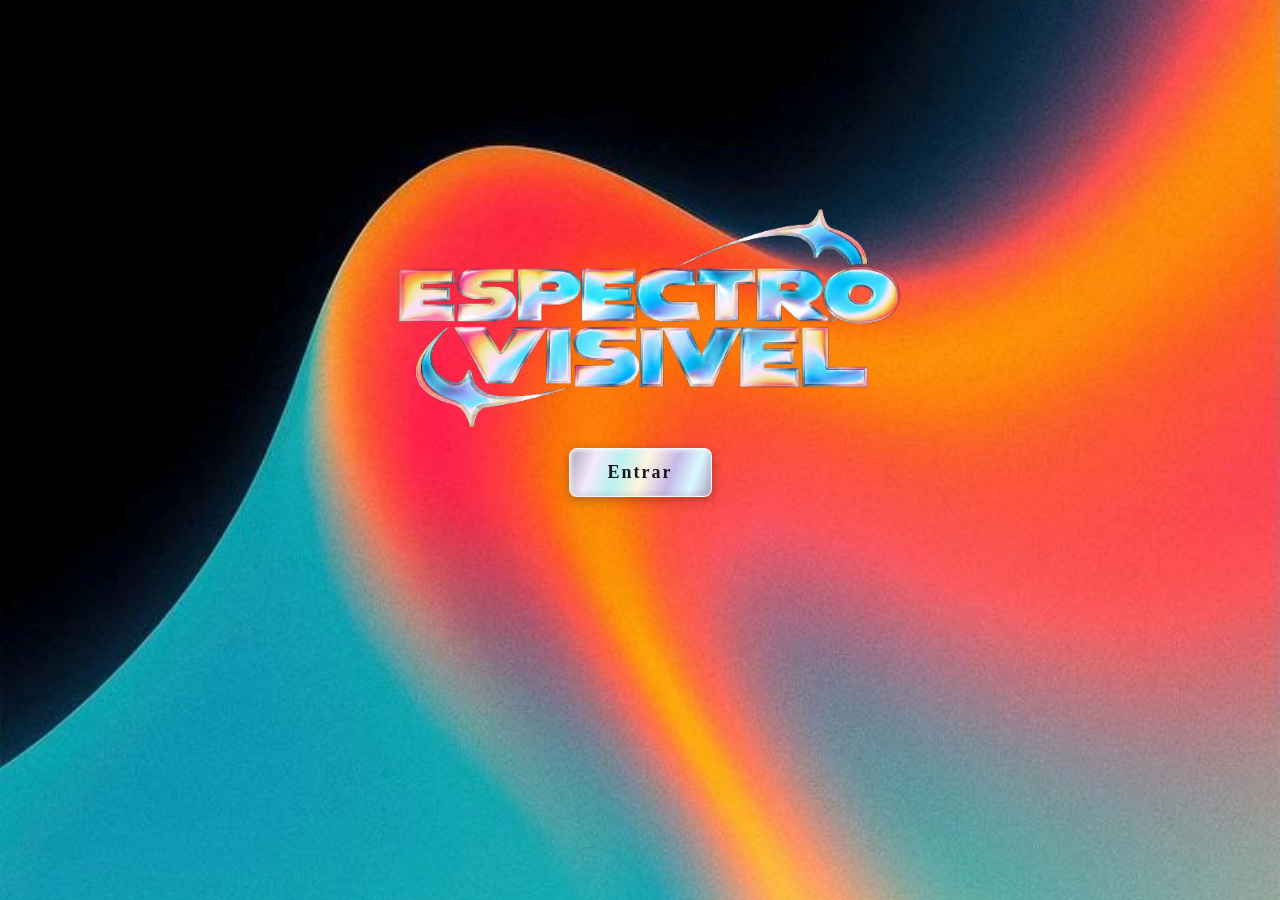
<file: index.html>
<!DOCTYPE html>
<html lang="en">
<head>
    <meta charset="UTF-8">
    <meta name="viewport" content="width=device-width, initial-scale=1.0">
    <title>Física</title>
    <link rel="stylesheet" href="style.css">
</head>
<body>
    <center><img src="titulo.png" width="650px"></center>
    <a href="inicio.html"><center><button class="botao-borda">Entrar</button></center></a>
</body>
</html>
</file>
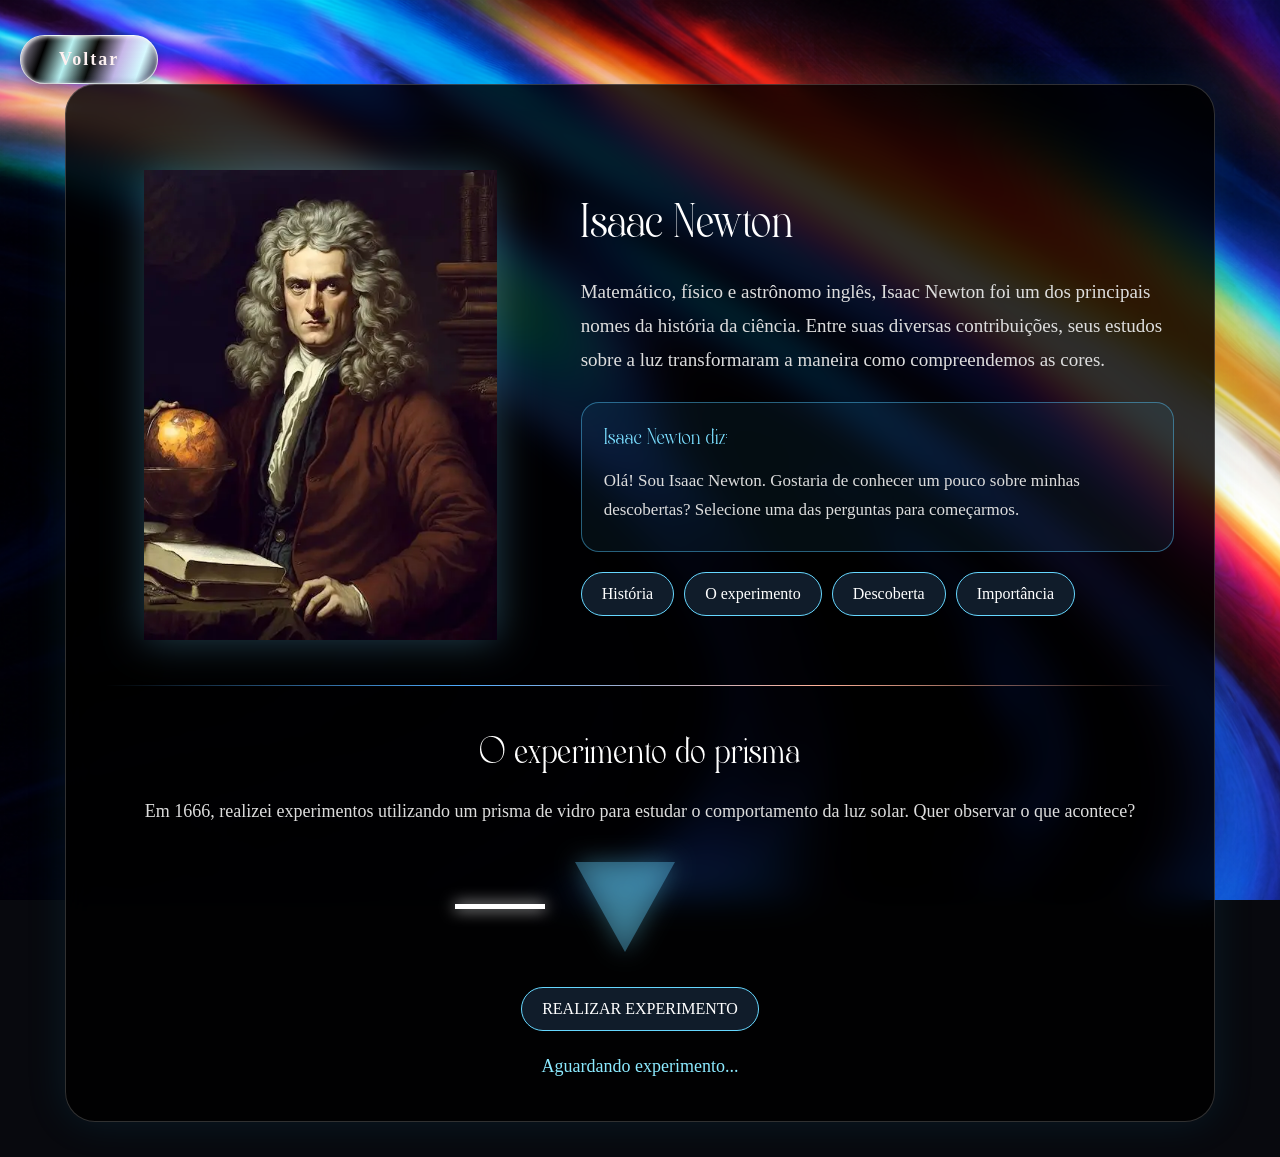
<file: cientista.html>
<!DOCTYPE html>
<html lang="pt-br">
<head>
<meta charset="UTF-8">
<meta name="viewport" content="width=device-width, initial-scale=1.0">
<title>Isaac Newton - O Estudo da Luz</title>

<style>
* {
    margin: 0;
    padding: 0;
    box-sizing: border-box;
}

@font-face {
    font-family: 'Chelvor';
    src: url('Chelvor-Regular-Exfont8541.otf') format('opentype');
}

body {
    background: #08090e url('Aurora Iridescente em Fluxo.png') center/cover fixed;
    color: white;
    font-family: 'Times New Roman', serif;
    min-height: 100vh;
    padding: 35px 20px;
}

.container {
    max-width: 1150px;
    margin: auto;
    background: rgba(0,0,0,0.82);
    backdrop-filter: blur(15px);
    border: 1px solid #ffffff30;
    border-radius: 30px;
    padding: 40px;
    box-shadow: 0 0 40px #1598c522;
}

header {
    display: flex;
    justify-content: space-between;
    align-items: center;
    border-bottom: 1px solid #ffffff30;
    padding-bottom: 20px;
}

header h1 {
    font-family: 'Chelvor';
    font-size: 35px;
    font-weight: normal;
}

.status {
    color: #8ceaff;
    letter-spacing: 2px;
    font-size: 13px;
}

.apresentacao {
    display: flex;
    align-items: center;
    gap: 45px;
    margin-top: 45px;
}

.newton {
    width: 42%;
    display: flex;
    justify-content: center;
}

.newton img {
    width: 100%;
    max-width: 390px;
    max-height: 470px;
    object-fit: contain;
    filter: drop-shadow(0 0 20px #6dcfff50);
    animation: aparecer 1.5s ease;
}

@keyframes aparecer {
    from {
        opacity: 0;
        transform: translateY(20px);
    }
    to {
        opacity: 1;
        transform: translateY(0);
    }
}

.texto {
    width: 58%;
}

.texto h2 {
    font-family: 'Chelvor';
    font-size: 55px;
    font-weight: normal;
    margin-bottom: 15px;
}

.texto p {
    font-size: 19px;
    line-height: 1.8;
    color: #ddd;
}

.dialogo {
    margin-top: 25px;
    padding: 22px;
    border: 1px solid #54caff70;
    background: rgba(40,130,180,0.10);
    border-radius: 18px;
    min-height: 150px;
}

.dialogo h3 {
    color: #7bdfff;
    margin-bottom: 12px;
    font-family: 'Chelvor';
    font-size: 25px;
    font-weight: normal;
}

.dialogo p {
    font-size: 17px;
    line-height: 1.7;
}

.perguntas {
    display: flex;
    flex-wrap: wrap;
    gap: 10px;
    margin-top: 20px;
}

button {
    padding: 12px 20px;
    border: 1px solid #66d7ff;
    border-radius: 30px;
    background: #101c2a;
    color: white;
    cursor: pointer;
    font-family: 'Times New Roman';
    font-size: 16px;
    transition: 0.3s;
}

button:hover {
    background: #168fc4;
    box-shadow: 0 0 15px #50caff80;
    transform: translateY(-3px);
}

.linha {
    height: 1px;
    background: linear-gradient(90deg, transparent, #4facfe, #ffb199, transparent);
    margin: 45px 0;
}

.experimento {
    text-align: center;
}

.experimento h2 {
    font-family: 'Chelvor';
    font-size: 42px;
    font-weight: normal;
    margin-bottom: 15px;
}

.experimento p {
    color: #ddd;
    font-size: 18px;
    line-height: 1.7;
}

.prisma-area {
    margin: 35px auto;
    display: flex;
    justify-content: center;
    align-items: center;
    gap: 30px;
    flex-wrap: wrap;
}

.luz-branca {
    width: 90px;
    height: 5px;
    background: white;
    box-shadow: 0 0 15px white;
}

.prisma {
    width: 0;
    height: 0;
    border-left: 50px solid transparent;
    border-right: 50px solid transparent;
    border-bottom: 90px solid rgba(100,210,255,0.35);
    filter: drop-shadow(0 0 12px #69dfff);
    transform: rotate(180deg);
}

.espectro {
    display: flex;
    flex-direction: column;
    gap: 5px;
    width: 120px;
    opacity: 0;
    transition: 1s;
}

.espectro span {
    height: 6px;
    border-radius: 10px;
}

.espectro.ativo {
    opacity: 1;
}

.espectro span:nth-child(1) { background: red; }
.espectro span:nth-child(2) { background: orange; }
.espectro span:nth-child(3) { background: yellow; }
.espectro span:nth-child(4) { background: lime; }
.espectro span:nth-child(5) { background: cyan; }
.espectro span:nth-child(6) { background: blue; }
.espectro span:nth-child(7) { background: violet; }

#resultado {
    color: #8ceaff;
    margin-top: 20px;
    min-height: 30px;
}

@media(max-width: 800px) {
    .apresentacao {
        flex-direction: column;
    }

    .newton, .texto {
        width: 100%;
    }

    .newton img {
        max-width: 280px;
    }

    .texto h2 {
        font-size: 42px;
    }

    header {
        flex-direction: column;
        gap: 15px;
    }
}

        
.botao-borda {
    display: inline-block;
    padding: 13px 38px;

    background: linear-gradient(
        110deg,
        #a9a3b9 0%,
        #000000 18%,
        #b9f1f0 35%,
        #090805 52%,
        #c8b8e8 70%,
        #d9faff 85%,
        #1c0e2a 100%
    );

    color: #171923;
    font-family: 'Times New Roman', serif;
    font-size: 18px;
    font-weight: bold;
    letter-spacing: 2px;

    border: 1px solid rgba(255,255,255,0.8);
    border-radius: 25px;

    box-shadow:
        inset 1px 1px 4px rgba(255,255,255,0.9),
        inset -2px -2px 5px rgba(80,70,110,0.2),
        0 3px 12px rgba(0,0,0,0.3);

    cursor: pointer;
    transition: 0.35s ease;
}

.botao-borda:hover {
    transform: translateY(-3px);
    color: #fff1f1;
    background: linear-gradient(
        110deg,
        #fff1f1,
        #c3ffff,
        #49644a,
        #ffa9a9,
        #73ffff
    );

    box-shadow:
        0 0 12px rgba(205,230,255,0.7),
        0 0 25px rgba(225,190,255,0.4),
        inset 0 0 8px white;
}

.botao-borda:active {
    transform: scale(0.96);
}

</style>
</head>

<body>
    
  <a href="inicio.html"><button  class="botao-borda" style="color: #fff1f1;">Voltar</button></a>

<div class="container">

<section class="apresentacao">

    <div class="newton">
        <img src="isaac2.webp" alt="Retrato de Isaac Newton">
    </div>

    <div class="texto">

        <h2>Isaac Newton</h2>

        <p>
            Matemático, físico e astrônomo inglês, Isaac Newton
            foi um dos principais nomes da história da ciência.
            Entre suas diversas contribuições, seus estudos sobre
            a luz transformaram a maneira como compreendemos as cores.
        </p>

        <div class="dialogo">

            <h3>Isaac Newton diz:</h3>

            <p id="fala">
                Olá! Sou Isaac Newton. Gostaria de conhecer
                um pouco sobre minhas descobertas?
                Selecione uma das perguntas para começarmos.
            </p>

        </div>

        <div class="perguntas">

            <button onclick="perguntar('historia')">
                História
            </button>

            <button onclick="perguntar('experimento')">
                O experimento
            </button>

            <button onclick="perguntar('descoberta')">
                Descoberta
            </button>

            <button onclick="perguntar('importancia')">
                Importância
            </button>

        </div>

    </div>

</section>

<div class="linha"></div>

<section class="experimento">

    <h2>O experimento do prisma</h2>

    <p>
        Em 1666, realizei experimentos utilizando um prisma de vidro
        para estudar o comportamento da luz solar.
        Quer observar o que acontece?
    </p>

    <div class="prisma-area">

        <div class="luz-branca"></div>

        <div class="prisma"></div>

        <div class="espectro" id="espectro">
            <span></span>
            <span></span>
            <span></span>
            <span></span>
            <span></span>
            <span></span>
            <span></span>
        </div>

    </div>

    <button onclick="realizarExperimento()">
        REALIZAR EXPERIMENTO
    </button>

    <p id="resultado">
        Aguardando experimento...
    </p>

</section>

</div>

<script>

function perguntar(tipo) {

    const fala = document.getElementById("fala");

    const respostas = {

        historia:
        "Nasci em 1643, na Inglaterra. Desde jovem, desenvolvi interesse pela matemática e pela natureza. Ao longo da minha vida, dediquei-me a compreender os fenômenos do universo.",

        experimento:
        "Em 1666, durante meus estudos sobre a luz, utilizei um prisma de vidro para observar como a luz solar se comportava ao atravessá-lo. Foi uma experiência fundamental para minhas pesquisas.",

        descoberta:
        "Demonstrei que a luz branca é composta por diferentes cores. Quando atravessa um prisma, ela se separa em uma faixa de cores: vermelho, laranja, amarelo, verde, azul, anil e violeta.",

        importancia:
        "Meus estudos ajudaram a transformar a compreensão científica sobre a luz e as cores, contribuindo para o desenvolvimento da óptica e de diversas pesquisas posteriores."
    };

    fala.textContent = respostas[tipo];

}

function realizarExperimento() {

    const espectro = document.getElementById("espectro");
    const resultado = document.getElementById("resultado");

    espectro.classList.remove("ativo");

    resultado.textContent = "Analisando a luz branca...";

    setTimeout(() => {

        espectro.classList.add("ativo");

        resultado.textContent =
        "Experimento concluído! A luz branca foi separada em diferentes cores.";

    }, 500);

}

</script>

</body>
</html>
</file>
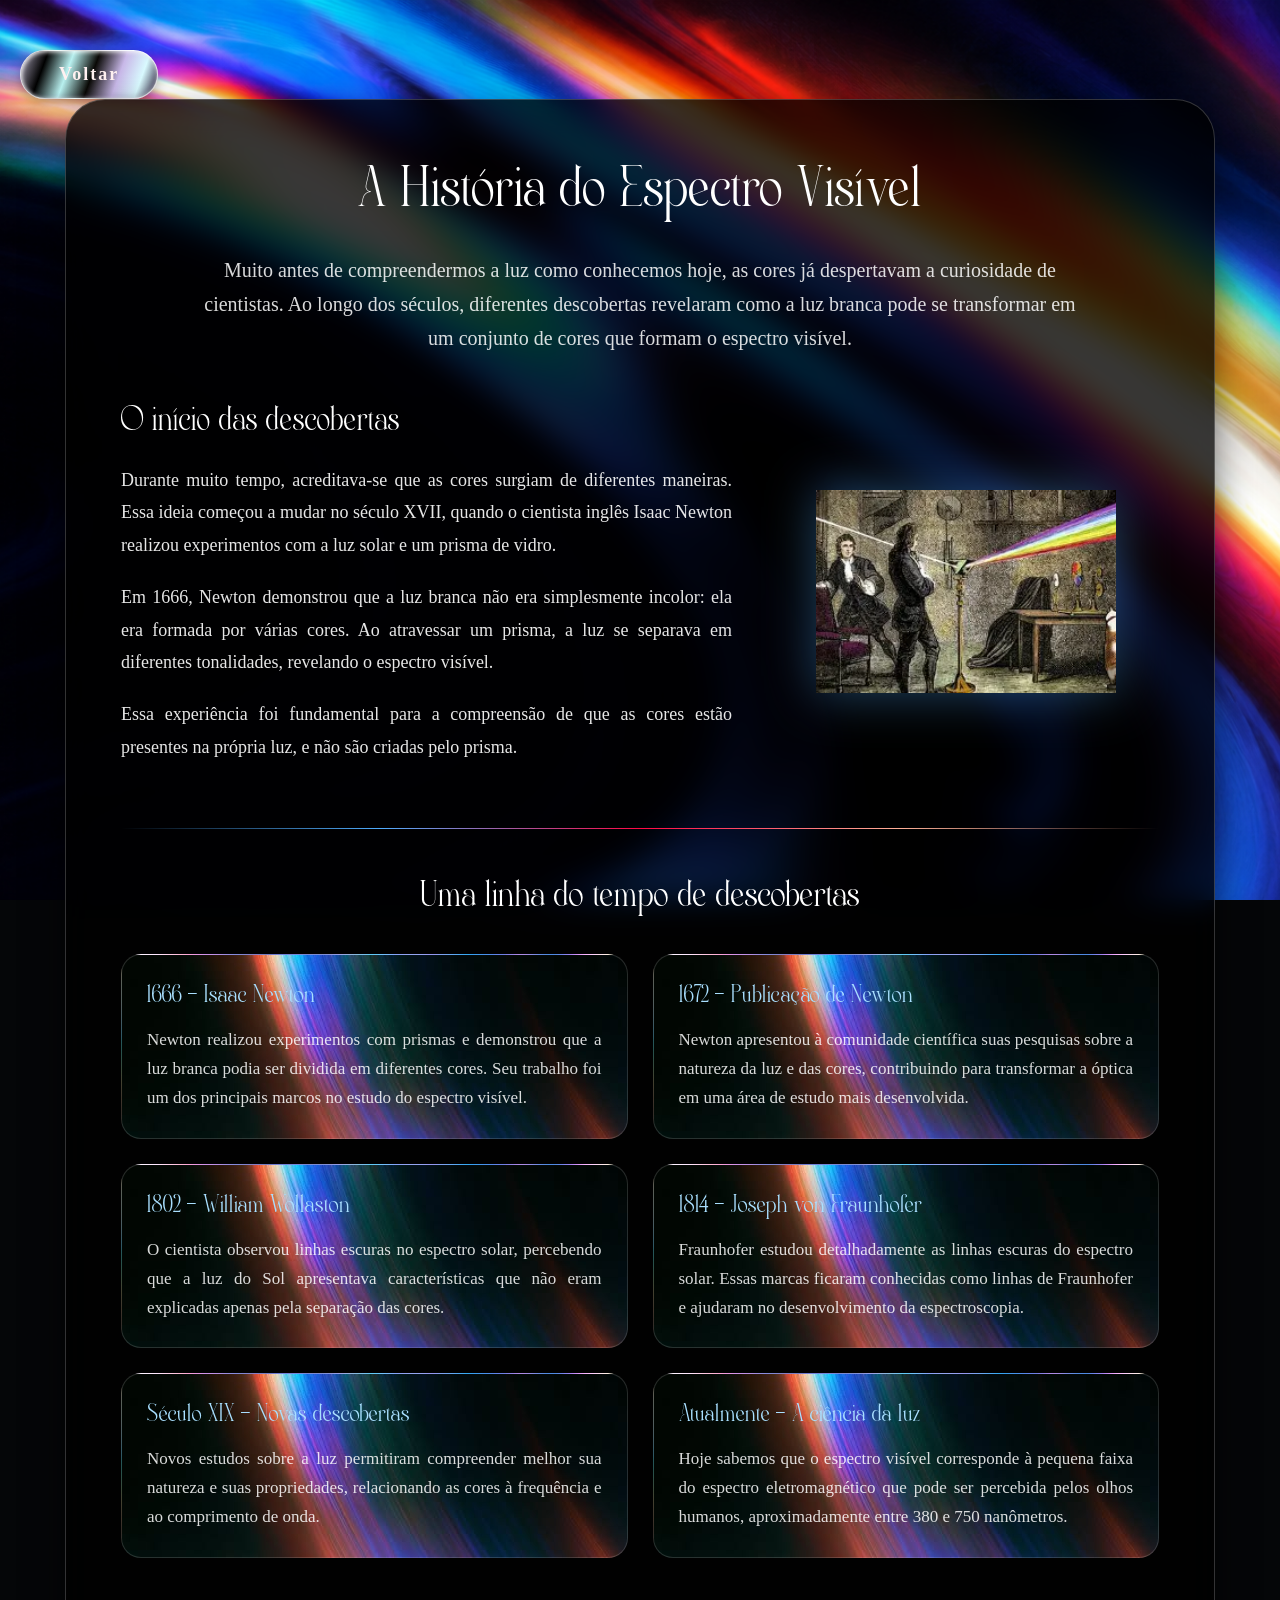
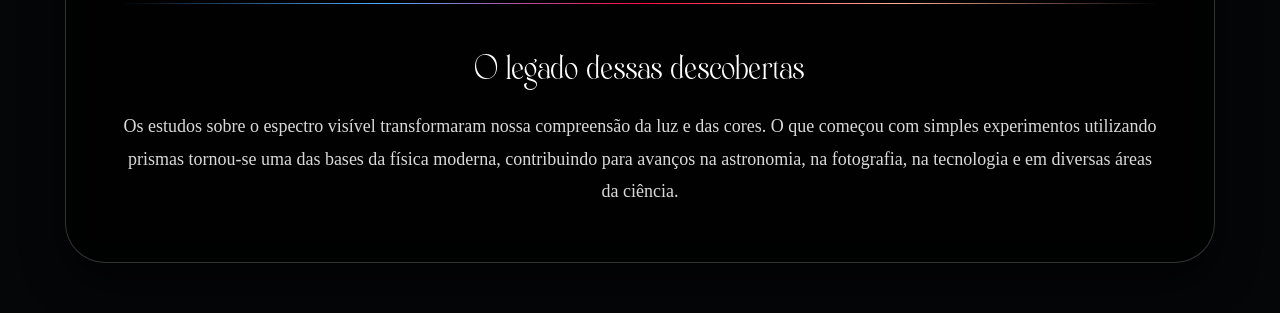
<file: historia.html>
<!DOCTYPE html>
<html lang="pt-br">
<head>
    <meta charset="UTF-8">
    <meta name="viewport" content="width=device-width, initial-scale=1.0">
    <title>História do Espectro Visível</title>

    <style>
        * {
            margin: 0;
            padding: 0;
            box-sizing: border-box;
        }

        @font-face {
            font-family: 'Chelvor';
            src: url('Chelvor-Regular-Exfont8541.otf') format('opentype');
            font-display: swap;
        }

        body {
            background: #050608 url('Aurora Iridescente em Fluxo.png') no-repeat center center fixed;
            background-size: cover;
            color: white;
            font-family: 'Times New Roman', Times, serif;
            min-height: 100vh;
            padding: 50px 20px;
        }

        .part {
            max-width: 1150px;
            width: 100%;
            margin: auto;
            background-color: rgba(0, 0, 0, 0.78);
            backdrop-filter: blur(15px);
            padding: 55px;
            border: 1px solid rgba(255, 255, 255, 0.2);
            border-radius: 40px;
            box-shadow: 0 20px 40px rgba(0, 0, 0, 0.6);
        }

        .titulo {
            font-family: 'Chelvor', serif;
            font-size: 65px;
            font-weight: normal;
            text-align: center;
            margin-bottom: 20px;
        }

        .introducao {
            font-size: 20px;
            line-height: 1.7;
            text-align: center;
            color: rgba(255,255,255,0.85);
            max-width: 900px;
            margin: 0 auto 45px;
        }

        .conteudo {
            display: flex;
            align-items: center;
            justify-content: space-between;
            gap: 40px;
        }

        .bloco-texto {
            width: 60%;
        }

        .bloco-texto h2 {
            font-family: 'Chelvor', serif;
            font-size: 38px;
            font-weight: normal;
            margin-bottom: 18px;
        }

        .bloco-texto p {
            font-size: 18px;
            line-height: 1.8;
            text-align: justify;
            color: rgba(255,255,255,0.9);
            margin-bottom: 20px;
        }

        .bloco-imagem {
            width: 38%;
            display: flex;
            justify-content: center;
        }

        .bloco-imagem img {
            width: 300px;
            height: auto;
            object-fit: contain;
            filter: drop-shadow(0 0 25px rgba(79,172,254,0.4));
        }

        .linha {
            width: 100%;
            height: 1px;
            background: linear-gradient(
                to right,
                transparent,
                #4facfe,
                #ff0844,
                #ffb199,
                transparent
            );
            margin: 45px 0;
        }

        .etapas {
            display: grid;
            grid-template-columns: repeat(2, 1fr);
            gap: 25px;
        }

        .evento {
            background-image: url('fundo6.jpg');
            padding: 25px;
            border-radius: 20px;
            border: 1px solid rgba(255,255,255,0.15);
            transition: 0.3s;
        }

        .evento:hover {
            background: rgba(255,255,255,0.11);
            transform: translateY(-5px);
        }

        .evento h3 {
            font-family: 'Chelvor', serif;
            font-size: 28px;
            font-weight: normal;
            margin-bottom: 12px;
            color: #a9dfff;
        }

        .evento p {
            font-size: 17px;
            line-height: 1.7;
            text-align: justify;
            color: rgba(255,255,255,0.85);
        }

        .conclusao {
            text-align: center;
            margin-top: 40px;
        }

        .conclusao h2 {
            font-family: 'Chelvor', serif;
            font-size: 38px;
            font-weight: normal;
            margin-bottom: 15px;
        }

        .conclusao p {
            font-size: 18px;
            line-height: 1.8;
            color: rgba(255,255,255,0.85);
        }

        @media (max-width: 900px) {
            .part {
                padding: 30px 22px;
            }

            .titulo {
                font-size: 45px;
            }

            .conteudo {
                flex-direction: column;
            }

            .bloco-texto,
            .bloco-imagem {
                width: 100%;
            }

            .bloco-imagem img {
                max-width: 80%;
            }

            .etapas {
                grid-template-columns: 1fr;
            }
        }
        
.botao-borda {
    display: inline-block;
    padding: 13px 38px;

    background: linear-gradient(
        110deg,
        #a9a3b9 0%,
        #000000 18%,
        #b9f1f0 35%,
        #090805 52%,
        #c8b8e8 70%,
        #d9faff 85%,
        #1c0e2a 100%
    );

    color: #171923;
    font-family: 'Times New Roman', serif;
    font-size: 18px;
    font-weight: bold;
    letter-spacing: 2px;

    border: 1px solid rgba(255,255,255,0.8);
    border-radius: 25px;

    box-shadow:
        inset 1px 1px 4px rgba(255,255,255,0.9),
        inset -2px -2px 5px rgba(80,70,110,0.2),
        0 3px 12px rgba(0,0,0,0.3);

    cursor: pointer;
    transition: 0.35s ease;
}

.botao-borda:hover {
    transform: translateY(-3px);
    color: #fff1f1;
    background: linear-gradient(
        110deg,
        #fff1f1,
        #c3ffff,
        #49644a,
        #ffa9a9,
        #73ffff
    );

    box-shadow:
        0 0 12px rgba(205,230,255,0.7),
        0 0 25px rgba(225,190,255,0.4),
        inset 0 0 8px white;
}

.botao-borda:active {
    transform: scale(0.96);
}
    </style>
</head>

<body>
    <a href="inicio.html"><button  class="botao-borda" style="color: #fff1f1;">Voltar</button></a>

    <div class="part">

        <h1 class="titulo">A História do Espectro Visível</h1>

        <p class="introducao" style="font-family: 'Times New Roman', Times, serif;">
            Muito antes de compreendermos a luz como conhecemos hoje,
            as cores já despertavam a curiosidade de cientistas.
            Ao longo dos séculos, diferentes descobertas revelaram
            como a luz branca pode se transformar em um conjunto
            de cores que formam o espectro visível.
        </p>

        <div class="conteudo">

            <div class="bloco-texto">

                <h2>O início das descobertas</h2>

                <p>
                    Durante muito tempo, acreditava-se que as cores
                    surgiam de diferentes maneiras. Essa ideia começou
                    a mudar no século XVII, quando o cientista inglês
                    Isaac Newton realizou experimentos com a luz solar
                    e um prisma de vidro.
                </p>

                <p>
                    Em 1666, Newton demonstrou que a luz branca não era
                    simplesmente incolor: ela era formada por várias
                    cores. Ao atravessar um prisma, a luz se separava
                    em diferentes tonalidades, revelando o espectro
                    visível.
                </p>

                <p>
                    Essa experiência foi fundamental para a compreensão
                    de que as cores estão presentes na própria luz,
                    e não são criadas pelo prisma.
                </p>

            </div>

            <div class="bloco-imagem">
                <img src="isaac.webp">
            </div>

        </div>

        <div class="linha"></div>

        <h2 style="font-family: 'Chelvor'; font-size: 42px; font-weight: normal; text-align: center; margin-bottom: 30px;">
            Uma linha do tempo de descobertas
        </h2>

        <div class="etapas">

            <div class="evento">
                <h3>1666 — Isaac Newton</h3>
                <p>
                    Newton realizou experimentos com prismas e demonstrou
                    que a luz branca podia ser dividida em diferentes
                    cores. Seu trabalho foi um dos principais marcos
                    no estudo do espectro visível.
                </p>
            </div>

            <div class="evento">
                <h3>1672 — Publicação de Newton</h3>
                <p>
                    Newton apresentou à comunidade científica suas
                    pesquisas sobre a natureza da luz e das cores,
                    contribuindo para transformar a óptica em uma
                    área de estudo mais desenvolvida.
                </p>
            </div>

            <div class="evento">
                <h3>1802 — William Wollaston</h3>
                <p>
                    O cientista observou linhas escuras no espectro
                    solar, percebendo que a luz do Sol apresentava
                    características que não eram explicadas apenas
                    pela separação das cores.
                </p>
            </div>

            <div class="evento">
                <h3>1814 — Joseph von Fraunhofer</h3>
                <p>
                    Fraunhofer estudou detalhadamente as linhas escuras
                    do espectro solar. Essas marcas ficaram conhecidas
                    como linhas de Fraunhofer e ajudaram no desenvolvimento
                    da espectroscopia.
                </p>
            </div>

            <div class="evento">
                <h3>Século XIX — Novas descobertas</h3>
                <p>
                    Novos estudos sobre a luz permitiram compreender
                    melhor sua natureza e suas propriedades, relacionando
                    as cores à frequência e ao comprimento de onda.
                </p>
            </div>

            <div class="evento">
                <h3>Atualmente — A ciência da luz</h3>
                <p>
                    Hoje sabemos que o espectro visível corresponde
                    à pequena faixa do espectro eletromagnético que
                    pode ser percebida pelos olhos humanos, aproximadamente
                    entre 380 e 750 nanômetros.
                </p>
            </div>

        </div>

        <div class="linha"></div>

        <div class="conclusao">

            <h2>O legado dessas descobertas</h2>

            <p>
                Os estudos sobre o espectro visível transformaram
                nossa compreensão da luz e das cores. O que começou
                com simples experimentos utilizando prismas tornou-se
                uma das bases da física moderna, contribuindo para
                avanços na astronomia, na fotografia, na tecnologia
                e em diversas áreas da ciência.
            </p>

        </div>

    </div>

</body>
</html>
</file>
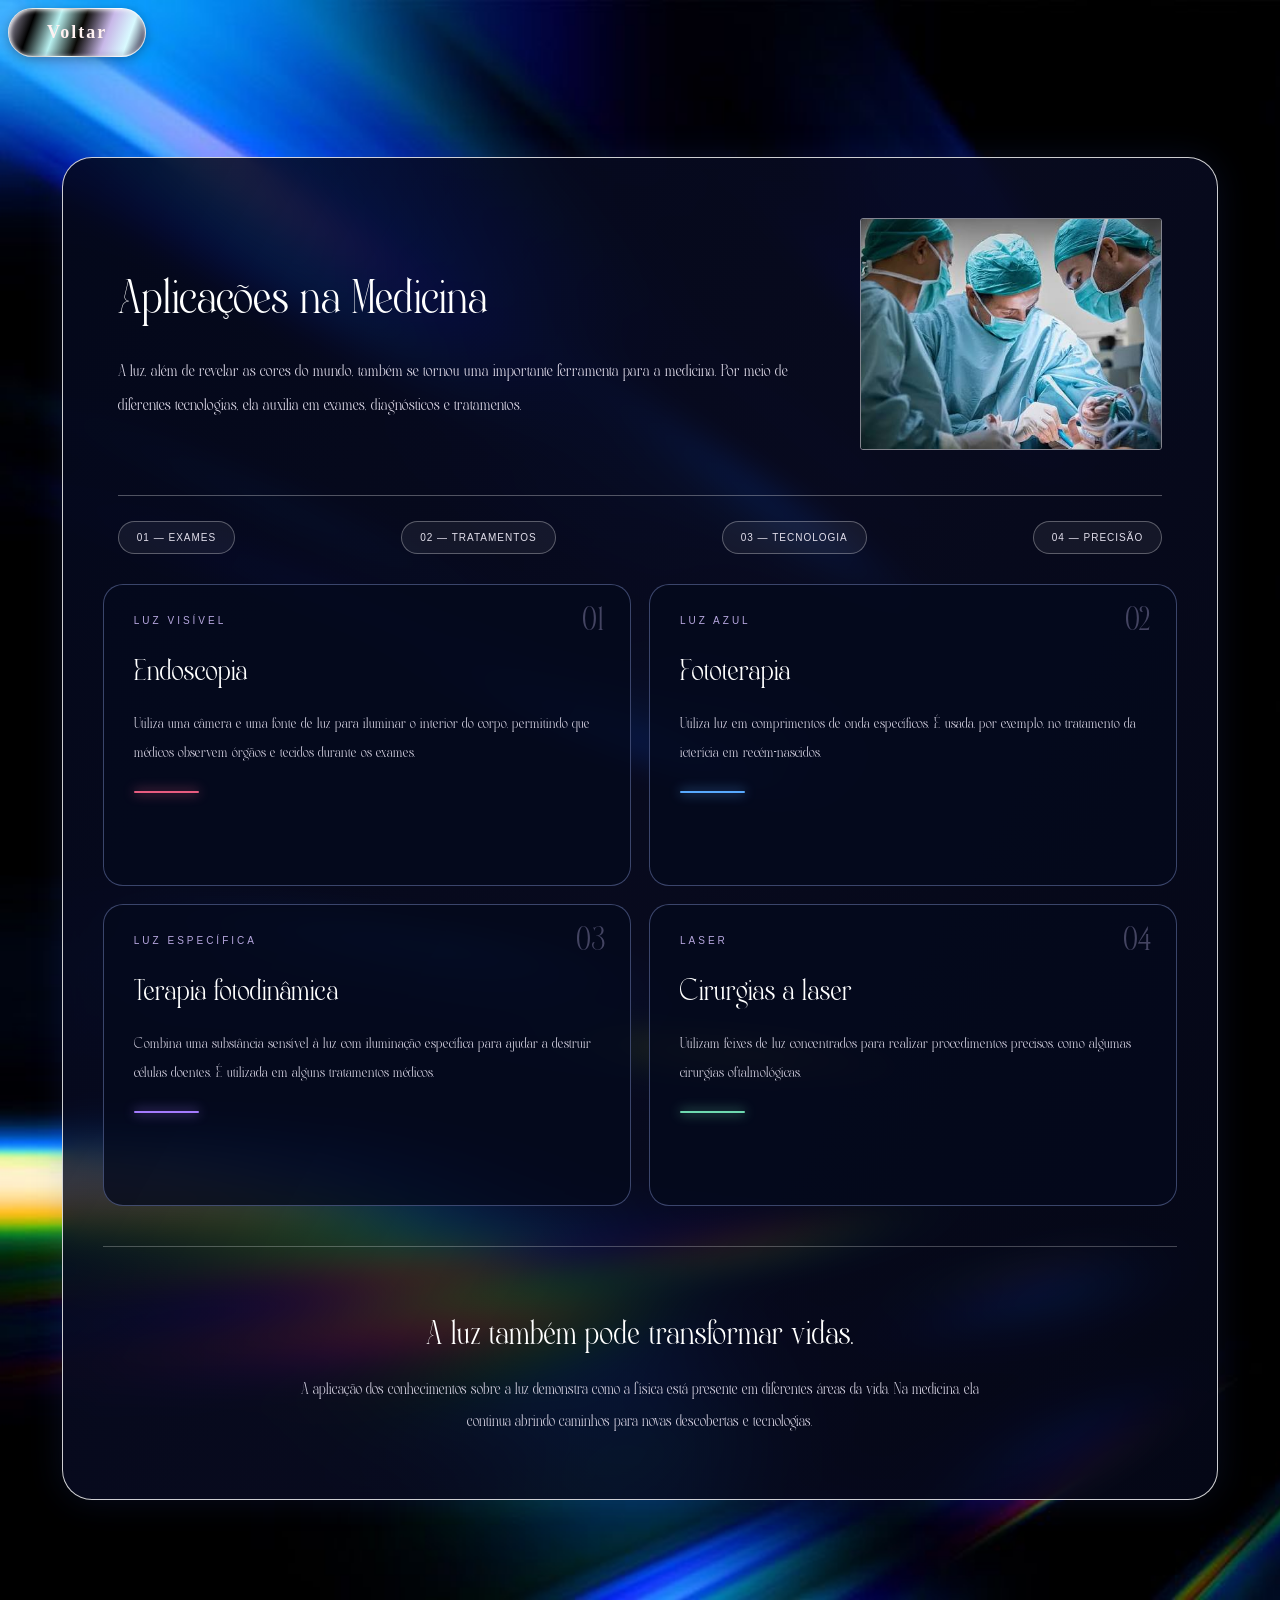
<file: medicina.html>
<!DOCTYPE html>
<html lang="en">
<head>
    <meta charset="UTF-8">
    <meta name="viewport" content="width=device-width, initial-scale=1.0">
    <title>Document</title>
        <link rel="stylesheet" href="medicina.css">
</head>
<body style="background-image: url('fundo7.jpg');">

     <a href="inicio.html"><button  class="botao-borda" style="color: #fff1f1;">Voltar</button></a>
     
<section class="medicina" id="medicina">

    <div class="med-topo">
        <div>

            <h1>Aplicações na Medicina</h1>
            <p class="med-intro">
                A luz, além de revelar as cores do mundo, também se tornou
                uma importante ferramenta para a medicina. Por meio de
                diferentes tecnologias, ela auxilia em exames, diagnósticos
                e tratamentos.
            </p>
        </div>

        <img src="med.jpg" alt="Ilustração científica da luz na medicina">
    </div>

    <div class="med-divisoria"></div>

    <div class="med-indicadores">
        <span>01 — EXAMES</span>
        <span>02 — TRATAMENTOS</span>
        <span>03 — TECNOLOGIA</span>
        <span>04 — PRECISÃO</span>
    </div>

    <div class="med-grid">

        <article class="med-card">
            <div class="med-numero">01</div>
            <div class="med-detalhe">LUZ VISÍVEL</div>
            <h2>Endoscopia</h2>
            <p>
                Utiliza uma câmera e uma fonte de luz para iluminar
                o interior do corpo, permitindo que médicos observem
                órgãos e tecidos durante os exames.
            </p>
            <div class="med-linha vermelho"></div>
        </article>

        <article class="med-card">
            <div class="med-numero">02</div>
            <div class="med-detalhe">LUZ AZUL</div>
            <h2>Fototerapia</h2>
            <p>
                Utiliza luz em comprimentos de onda específicos.
                É usada, por exemplo, no tratamento da icterícia
                em recém-nascidos.
            </p>
            <div class="med-linha azul"></div>
        </article>

        <article class="med-card">
            <div class="med-numero">03</div>
            <div class="med-detalhe">LUZ ESPECÍFICA</div>
            <h2>Terapia fotodinâmica</h2>
            <p>
                Combina uma substância sensível à luz com iluminação
                específica para ajudar a destruir células doentes.
                É utilizada em alguns tratamentos médicos.
            </p>
            <div class="med-linha violeta"></div>
        </article>

        <article class="med-card">
            <div class="med-numero">04</div>
            <div class="med-detalhe">LASER</div>
            <h2>Cirurgias a laser</h2>
            <p>
                Utilizam feixes de luz concentrados para realizar
                procedimentos precisos, como algumas cirurgias
                oftalmológicas.
            </p>
            <div class="med-linha verde"></div>
        </article>

    </div>

    <div class="med-conclusao">
        <h2>A luz também pode transformar vidas.</h2>
        <p>
            A aplicação dos conhecimentos sobre a luz demonstra
            como a física está presente em diferentes áreas da vida.
            Na medicina, ela continua abrindo caminhos para novas
            descobertas e tecnologias.
        </p>
    </div>

</section>

</body>
</html>
</file>
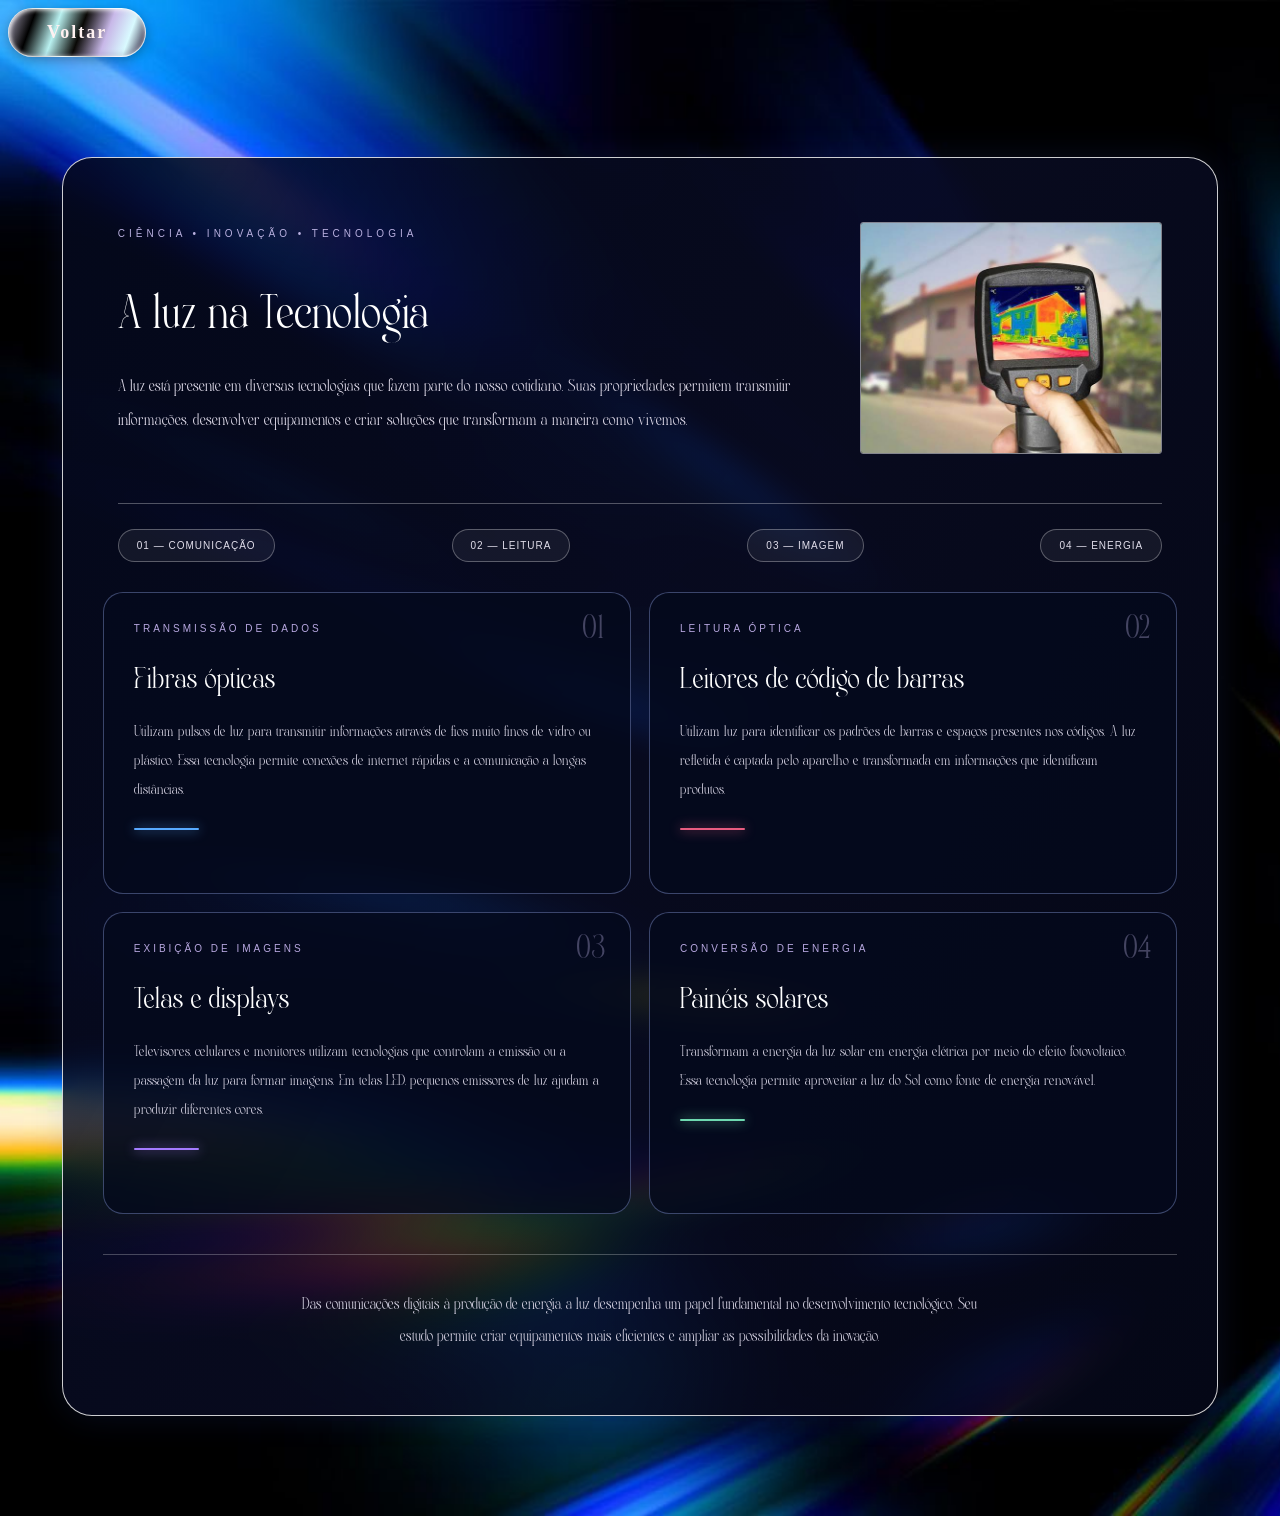
<file: tecnologia.html>
<!DOCTYPE html>
<html lang="en">
<head>
    <meta charset="UTF-8">
    <meta name="viewport" content="width=device-width, initial-scale=1.0">
    <title>Tecnologia</title>
        <link rel="stylesheet" href="tecnologia.css">
</head>
<body>

     <a href="inicio.html"><button  class="botao-borda" style="color: #fff1f1;">Voltar</button></a>
    
<section class="tecnologia" id="tecnologia">

    <div class="tec-topo">
        <div>
            <p class="tec-legenda">CIÊNCIA • INOVAÇÃO • TECNOLOGIA</p>

            <h1>A luz na Tecnologia</h1>

            <p class="tec-intro">
                A luz está presente em diversas tecnologias que fazem
                parte do nosso cotidiano. Suas propriedades permitem
                transmitir informações, desenvolver equipamentos e
                criar soluções que transformam a maneira como vivemos.
            </p>
        </div>

        <img src="tecn.jpg"
             alt="Ilustração de luz e tecnologia">
    </div>

    <div class="tec-divisoria"></div>

    <div class="tec-indicadores">
        <span>01 — COMUNICAÇÃO</span>
        <span>02 — LEITURA</span>
        <span>03 — IMAGEM</span>
        <span>04 — ENERGIA</span>
    </div>

    <div class="tec-grid">

        <article class="tec-card">
            <div class="tec-numero">01</div>
            <div class="tec-detalhe">TRANSMISSÃO DE DADOS</div>

            <h2>Fibras ópticas</h2>

            <p>
                Utilizam pulsos de luz para transmitir informações
                através de fios muito finos de vidro ou plástico.
                Essa tecnologia permite conexões de internet rápidas
                e a comunicação a longas distâncias.
            </p>

            <div class="tec-linha tec-azul"></div>
        </article>

        <article class="tec-card">
            <div class="tec-numero">02</div>
            <div class="tec-detalhe">LEITURA ÓPTICA</div>

            <h2>Leitores de código de barras</h2>

            <p>
                Utilizam luz para identificar os padrões de barras
                e espaços presentes nos códigos. A luz refletida
                é captada pelo aparelho e transformada em informações
                que identificam produtos.
            </p>

            <div class="tec-linha tec-vermelho"></div>
        </article>

        <article class="tec-card">
            <div class="tec-numero">03</div>
            <div class="tec-detalhe">EXIBIÇÃO DE IMAGENS</div>

            <h2>Telas e displays</h2>

            <p>
                Televisores, celulares e monitores utilizam tecnologias
                que controlam a emissão ou a passagem da luz para
                formar imagens. Em telas LED, pequenos emissores
                de luz ajudam a produzir diferentes cores.
            </p>

            <div class="tec-linha tec-violeta"></div>
        </article>

        <article class="tec-card">
            <div class="tec-numero">04</div>
            <div class="tec-detalhe">CONVERSÃO DE ENERGIA</div>

            <h2>Painéis solares</h2>

            <p>
                Transformam a energia da luz solar em energia elétrica
                por meio do efeito fotovoltaico. Essa tecnologia
                permite aproveitar a luz do Sol como fonte de
                energia renovável.
            </p>

            <div class="tec-linha tec-verde"></div>
        </article>

    </div>

    <div class="tec-conclusao">
        <p>
            Das comunicações digitais à produção de energia,
            a luz desempenha um papel fundamental no desenvolvimento
            tecnológico. Seu estudo permite criar equipamentos
            mais eficientes e ampliar as possibilidades da inovação.
        </p>

    </div>

</section>

</body>
</html>
</file>
<file: style.css>
* {
    margin: 0;
    padding: 0;
    box-sizing: border-box;
}

@font-face {
font-family:'Silver';
    src: url(56b316bd-6899-4f21-8ea6-2a9eebd8b0c3.jpg) format('Truetype');
}

body {
    padding: 200px;
    align-items: center;
  background-image: url('imagem4.jpg');
  background-size: cover;        /* preenche a tela sem esticar */
  background-position: center center;
  background-repeat: no-repeat;
  background-attachment: fixed;
  min-height: 100vh;
  margin: 0;
}


.botao-borda {
    display: inline-block;
    padding: 13px 38px;

    background: linear-gradient(
        110deg,
        #a9a3b9 0%,
        #f5eafa 18%,
        #b9f1f0 35%,
        #fff5df 52%,
        #c8b8e8 70%,
        #d9faff 85%,
        #b5a5c5 100%
    );

    color: #171923;
    font-family: 'Times New Roman', serif;
    font-size: 18px;
    font-weight: bold;
    letter-spacing: 2px;

    border: 1px solid rgba(255,255,255,0.8);
    border-radius: 8px;

    box-shadow:
        inset 1px 1px 4px rgba(255,255,255,0.9),
        inset -2px -2px 5px rgba(80,70,110,0.2),
        0 3px 12px rgba(0,0,0,0.3);

    cursor: pointer;
    transition: 0.35s ease;
}

.botao-borda:hover {
    transform: translateY(-3px);

    background: linear-gradient(
        110deg,
        #e8dafa,
        #c3ffff,
        #fff0d1,
        #e8c9ff,
        #d4ffff
    );

    box-shadow:
        0 0 12px rgba(205,230,255,0.7),
        0 0 25px rgba(225,190,255,0.4),
        inset 0 0 8px white;
}

.botao-borda:active {
    transform: scale(0.96);
}
</file>
<file: medicina.css>
@font-face {
    font-family: 'Chelvor';
    src: url('Chelvor-Regular-Exfont8541.otf');
}

body {
    background-image: url('fundo7.jpg');
    background-size: cover;
}
.medicina {
    width: 85%;
    margin: 100px auto;
    padding: 45px 40px;

    border: 1px solid rgba(255,255,255,0.8);
    border-radius: 30px;

    background:
        linear-gradient(
            120deg,
            rgba(4, 9, 30, 0.88),
            rgba(10, 13, 38, 0.78),
            rgba(5, 8, 25, 0.88)
        );

    backdrop-filter: blur(15px);
    color: white;
    box-shadow: 0 0 35px rgba(55, 100, 255, 0.12);
}

.med-topo {
    display: flex;
    align-items: center;
    justify-content: space-between;
    gap: 40px;
    padding: 15px 15px 35px;
}

.med-topo > div {
    flex: 1;
}

.med-topo img {
    width: 32%;
    max-width: 300px;
    height: 230px;
    object-fit: cover;
    border-radius: 3px;
    border: 1px solid rgba(255,255,255,0.5);
}

.med-legenda {
    font-family: Arial, sans-serif;
    font-size: 10px;
    letter-spacing: 4px;
    color: #b9b0df;
    margin-bottom: 18px;
}

.med-topo h1 {
    font-family: 'Chelvor', serif;
    font-size: 55px;
    font-weight: normal;
    margin-bottom: 20px;
}

.med-intro {
    font-family: 'Chelvor', serif;
    font-size: 19px;
    line-height: 1.8;
    color: #ddd9e8;
    max-width: 680px;
}

.med-divisoria {
    height: 1px;
    background: rgba(255,255,255,0.3);
    margin: 10px 15px 25px;
}

.med-indicadores {
    display: flex;
    justify-content: space-between;
    flex-wrap: wrap;
    gap: 12px;
    padding: 0 15px;
    margin-bottom: 30px;
}

.med-indicadores span {
    border: 1px solid rgba(255,255,255,0.3);
    border-radius: 30px;
    padding: 10px 18px;
    font-family: Arial, sans-serif;
    font-size: 10px;
    letter-spacing: 1px;
    color: #e1deeb;
    background: rgba(255,255,255,0.06);
}

.med-grid {
    display: grid;
    grid-template-columns: repeat(2, 1fr);
    gap: 18px;
}

.med-card {
    position: relative;
    min-height: 240px;
    padding: 30px;

    border: 1px solid rgba(160,180,255,0.35);
    border-radius: 20px;

    background: rgba(4, 9, 29, 0.78);
    overflow: hidden;
    transition: 0.3s;
}

.med-card:hover {
    transform: translateY(-4px);
    border-color: rgba(210,200,255,0.8);
    background: rgba(15, 20, 48, 0.9);
}

.med-numero {
    font-family: 'Chelvor', serif;
    font-size: 38px;
    color: rgba(190,180,230,0.35);
    position: absolute;
    right: 25px;
    top: 15px;
}

.med-detalhe {
    font-family: Arial, sans-serif;
    font-size: 10px;
    letter-spacing: 3px;
    color: #b7a7df;
    margin-bottom: 15px;
}

.med-card h2 {
    font-family: 'Chelvor', serif;
    font-size: 34px;
    font-weight: normal;
    margin-bottom: 12px;
}

.med-card p {
    font-family: 'Chelvor', serif;
    font-size: 17px;
    line-height: 1.7;
    color: #d2cfdf;
    max-width: 480px;
}

.med-linha {
    width: 65px;
    height: 2px;
    margin-top: 22px;
    border-radius: 10px;
}

.vermelho {
    background: #e85c80;
    box-shadow: 0 0 12px #e85c80;
}

.azul {
    background: #58aaff;
    box-shadow: 0 0 12px #58aaff;
}

.violeta {
    background: #a47bff;
    box-shadow: 0 0 12px #a47bff;
}

.verde {
    background: #6ed9b0;
    box-shadow: 0 0 12px #6ed9b0;
}

.med-conclusao {
    margin-top: 40px;
    padding: 35px 20px 15px;
    text-align: center;
    border-top: 1px solid rgba(255,255,255,0.25);
}

.med-conclusao h2 {
    font-family: 'Chelvor', serif;
    font-size: 38px;
    font-weight: normal;
    margin-bottom: 15px;
}

.med-conclusao p:last-child {
    max-width: 700px;
    margin: auto;
    font-family: 'Chelvor', serif;
    font-size: 18px;
    line-height: 1.8;
    color: #d2cfdf;
}

@media (max-width: 750px) {
    .medicina {
        width: 94%;
        padding: 25px 18px;
    }

    .med-topo {
        flex-direction: column;
        align-items: flex-start;
    }

    .med-topo img {
        width: 100%;
    }

    .med-topo h1 {
        font-size: 42px;
    }

    .med-grid {
        grid-template-columns: 1fr;
    }

    .med-indicadores {
        justify-content: flex-start;
    }

    .med-conclusao h2 {
        font-size: 30px;
    }
}

.botao-borda {
    display: inline-block;
    padding: 13px 38px;

    background: linear-gradient(
        110deg,
        #a9a3b9 0%,
        #000000 18%,
        #b9f1f0 35%,
        #090805 52%,
        #c8b8e8 70%,
        #d9faff 85%,
        #1c0e2a 100%
    );

    color: #171923;
    font-family: 'Times New Roman', serif;
    font-size: 18px;
    font-weight: bold;
    letter-spacing: 2px;

    border: 1px solid rgba(255,255,255,0.8);
    border-radius: 25px;

    box-shadow:
        inset 1px 1px 4px rgba(255,255,255,0.9),
        inset -2px -2px 5px rgba(80,70,110,0.2),
        0 3px 12px rgba(0,0,0,0.3);

    cursor: pointer;
    transition: 0.35s ease;
}

.botao-borda:hover {
    transform: translateY(-3px);
    color: #fff1f1;
    background: linear-gradient(
        110deg,
        #fff1f1,
        #c3ffff,
        #49644a,
        #ffa9a9,
        #73ffff
    );

    box-shadow:
        0 0 12px rgba(205,230,255,0.7),
        0 0 25px rgba(225,190,255,0.4),
        inset 0 0 8px white;
}

.botao-borda:active {
    transform: scale(0.96);
}
</file>
<file: tecnologia.css>
@font-face {
    font-family: 'Chelvor';
    src: url('Chelvor-Regular-Exfont8541.otf');
}

body {
    background-image: url('fundo7.jpg');
    background-size: cover;
}

.tecnologia {
    width: 85%;
    margin: 100px auto;
    padding: 45px 40px;

    border: 1px solid rgba(255,255,255,0.8);
    border-radius: 30px;

    background:
        linear-gradient(
            120deg,
            rgba(4, 9, 30, 0.88),
            rgba(10, 13, 38, 0.78),
            rgba(5, 8, 25, 0.88)
        );

    backdrop-filter: blur(15px);
    color: white;

    box-shadow: 0 0 35px rgba(55, 100, 255, 0.12);
}

.tec-topo {
    display: flex;
    align-items: center;
    justify-content: space-between;
    gap: 40px;
    padding: 15px 15px 35px;
}

.tec-topo > div {
    flex: 1;
}

.tec-topo img {
    width: 32%;
    max-width: 300px;
    height: 230px;
    object-fit: cover;
    border-radius: 3px;
    border: 1px solid rgba(255,255,255,0.5);
}

.tec-legenda {
    font-family: Arial, sans-serif;
    font-size: 10px;
    letter-spacing: 4px;
    color: #b9b0df;
    margin-bottom: 18px;
}

.tec-topo h1 {
    font-family: 'Chelvor', serif;
    font-size: 55px;
    font-weight: normal;
    margin-bottom: 20px;
}

.tec-intro {
    font-family: 'Chelvor', serif;
    font-size: 19px;
    line-height: 1.8;
    color: #ddd9e8;
    max-width: 680px;
}

.tec-divisoria {
    height: 1px;
    background: rgba(255,255,255,0.3);
    margin: 10px 15px 25px;
}

.tec-indicadores {
    display: flex;
    justify-content: space-between;
    flex-wrap: wrap;
    gap: 12px;
    padding: 0 15px;
    margin-bottom: 30px;
}

.tec-indicadores span {
    border: 1px solid rgba(255,255,255,0.3);
    border-radius: 30px;
    padding: 10px 18px;

    font-family: Arial, sans-serif;
    font-size: 10px;
    letter-spacing: 1px;

    color: #e1deeb;
    background: rgba(255,255,255,0.06);
}

.tec-grid {
    display: grid;
    grid-template-columns: repeat(2, 1fr);
    gap: 18px;
}

.tec-card {
    position: relative;
    min-height: 240px;
    padding: 30px;

    border: 1px solid rgba(160,180,255,0.35);
    border-radius: 20px;

    background: rgba(4, 9, 29, 0.78);
    overflow: hidden;

    transition: 0.3s;
}

.tec-card:hover {
    transform: translateY(-4px);
    border-color: rgba(210,200,255,0.8);
    background: rgba(15, 20, 48, 0.9);
}

.tec-numero {
    font-family: 'Chelvor', serif;
    font-size: 38px;
    color: rgba(190,180,230,0.35);

    position: absolute;
    right: 25px;
    top: 15px;
}

.tec-detalhe {
    font-family: Arial, sans-serif;
    font-size: 10px;
    letter-spacing: 3px;
    color: #b7a7df;
    margin-bottom: 15px;
}

.tec-card h2 {
    font-family: 'Chelvor', serif;
    font-size: 34px;
    font-weight: normal;
    margin-bottom: 12px;
}

.tec-card p {
    font-family: 'Chelvor', serif;
    font-size: 17px;
    line-height: 1.7;
    color: #d2cfdf;
    max-width: 480px;
}

.tec-linha {
    width: 65px;
    height: 2px;
    margin-top: 22px;
    border-radius: 10px;
}

.tec-azul {
    background: #58aaff;
    box-shadow: 0 0 12px #58aaff;
}

.tec-vermelho {
    background: #e85c80;
    box-shadow: 0 0 12px #e85c80;
}

.tec-violeta {
    background: #a47bff;
    box-shadow: 0 0 12px #a47bff;
}

.tec-verde {
    background: #6ed9b0;
    box-shadow: 0 0 12px #6ed9b0;
}

.tec-conclusao {
    margin-top: 40px;
    padding: 35px 20px 15px;
    text-align: center;
    border-top: 1px solid rgba(255,255,255,0.25);
}

.tec-conclusao h2 {
    font-family: 'Chelvor', serif;
    font-size: 38px;
    font-weight: normal;
    margin-bottom: 15px;
}

.tec-conclusao p:last-child {
    max-width: 700px;
    margin: auto;

    font-family: 'Chelvor', serif;
    font-size: 18px;
    line-height: 1.8;
    color: #d2cfdf;
}

@media (max-width: 750px) {
    .tecnologia {
        width: 94%;
        padding: 25px 18px;
    }

    .tec-topo {
        flex-direction: column;
        align-items: flex-start;
    }

    .tec-topo img {
        width: 100%;
    }

    .tec-topo h1 {
        font-size: 42px;
    }

    .tec-grid {
        grid-template-columns: 1fr;
    }

    .tec-indicadores {
        justify-content: flex-start;
    }

    .tec-conclusao h2 {
        font-size: 30px;
    }
}

.botao-borda {
    display: inline-block;
    padding: 13px 38px;

    background: linear-gradient(
        110deg,
        #a9a3b9 0%,
        #000000 18%,
        #b9f1f0 35%,
        #090805 52%,
        #c8b8e8 70%,
        #d9faff 85%,
        #1c0e2a 100%
    );

    color: #171923;
    font-family: 'Times New Roman', serif;
    font-size: 18px;
    font-weight: bold;
    letter-spacing: 2px;

    border: 1px solid rgba(255,255,255,0.8);
    border-radius: 25px;

    box-shadow:
        inset 1px 1px 4px rgba(255,255,255,0.9),
        inset -2px -2px 5px rgba(80,70,110,0.2),
        0 3px 12px rgba(0,0,0,0.3);

    cursor: pointer;
    transition: 0.35s ease;
}

.botao-borda:hover {
    transform: translateY(-3px);
    color: #fff1f1;
    background: linear-gradient(
        110deg,
        #fff1f1,
        #c3ffff,
        #49644a,
        #ffa9a9,
        #73ffff
    );

    box-shadow:
        0 0 12px rgba(205,230,255,0.7),
        0 0 25px rgba(225,190,255,0.4),
        inset 0 0 8px white;
}

.botao-borda:active {
    transform: scale(0.96);
}
</file>
